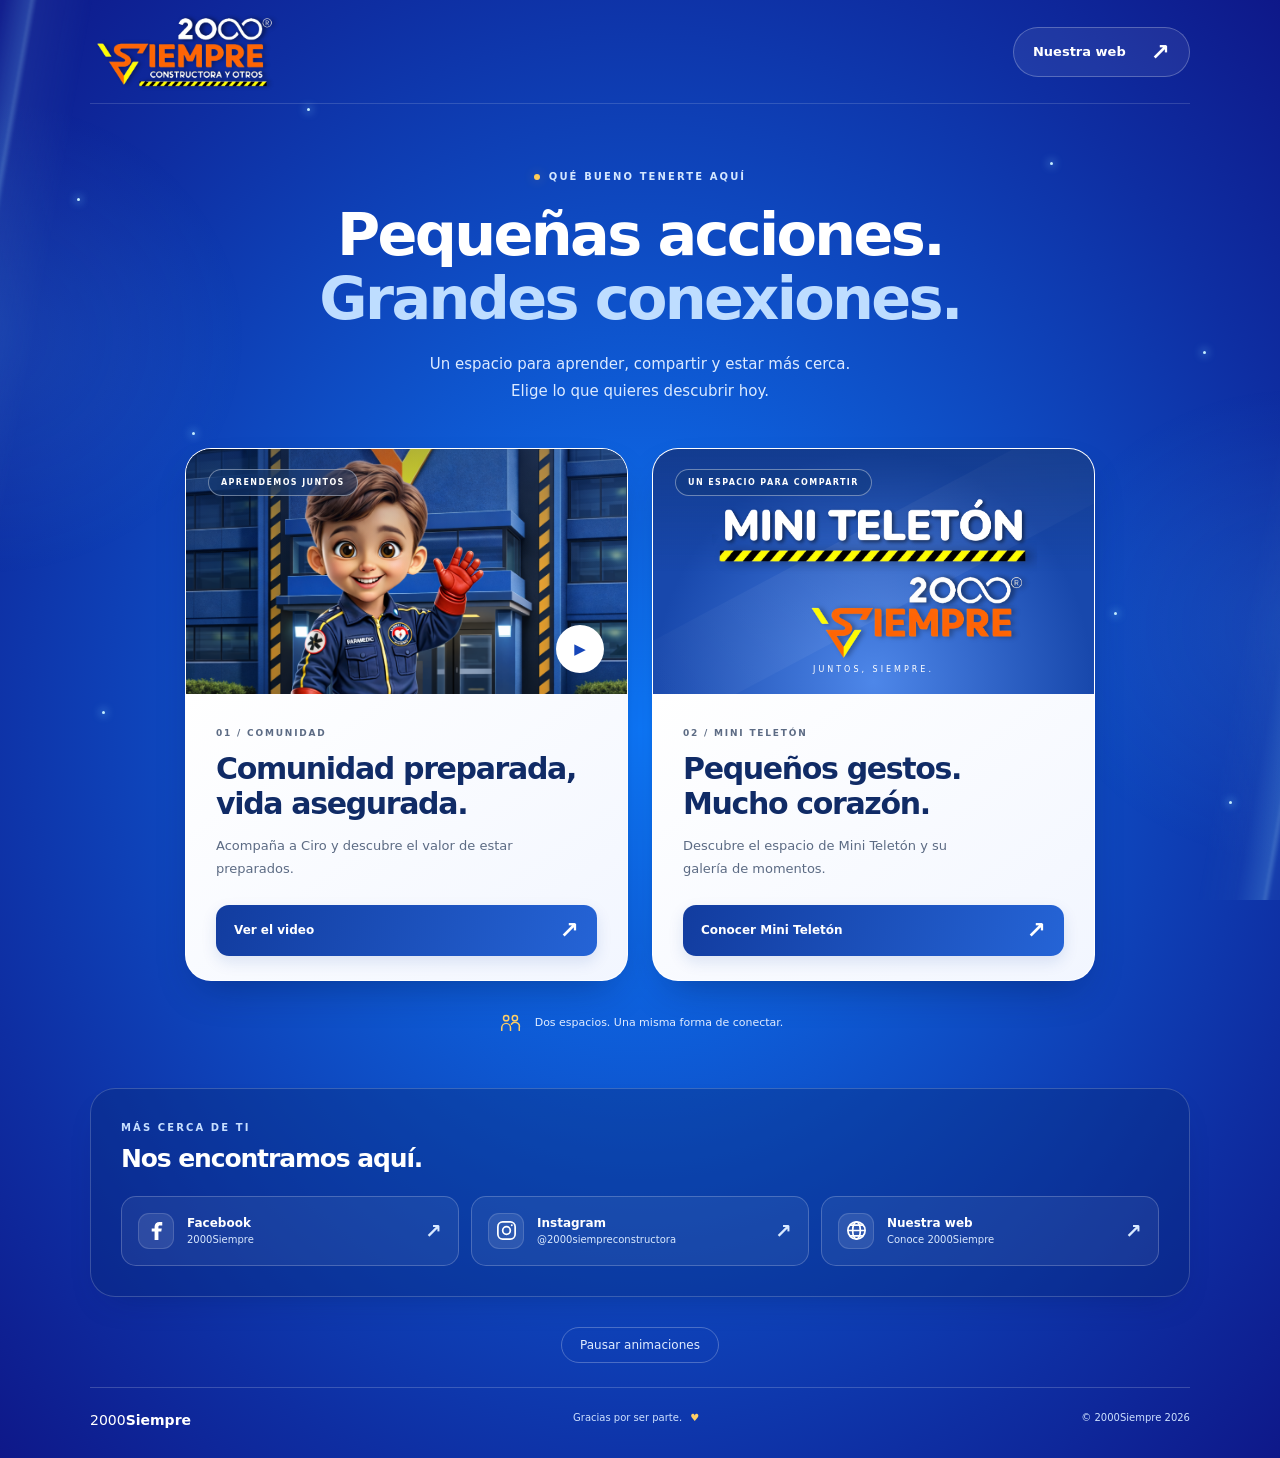
<file: index.html>
<!doctype html>
<html lang="es">
<head>
  <meta charset="utf-8">
  <meta name="viewport" content="width=device-width, initial-scale=1">
  <meta name="theme-color" content="#123a99">
  <meta name="description" content="Conoce los espacios de 2000Siempre: Comunidad Preparada y Mini Teletón.">
  <link rel="icon" href="assets/favicon.ico" type="image/x-icon">
  <title>2000Siempre · Conectamos contigo</title>
  <link rel="stylesheet" href="styles.css?v=4">
  <link rel="stylesheet" href="effects.css?v=19">
  <link rel="stylesheet" href="workshops.css?v=14">
  <script src="workshops-data.js?v=13" defer></script>
  <script src="workshops.js?v=14" defer></script>
  <script src="gallery.js?v=20" defer></script>
  <script src="script.js?v=15" defer></script>
</head>
<body>
  <div class="background-lights" aria-hidden="true">
    <span class="light-ribbon ribbon-left"></span><span class="light-ribbon ribbon-right"></span>
    <span class="light-haze haze-left"></span><span class="light-haze haze-right"></span>
    <span class="light-point" style="--x:6%;--y:22%;--duration:7s;--delay:-2s"></span>
    <span class="light-point" style="--x:15%;--y:48%;--duration:9s;--delay:-5s"></span>
    <span class="light-point" style="--x:8%;--y:79%;--duration:8s;--delay:-3s"></span>
    <span class="light-point" style="--x:24%;--y:12%;--duration:8s;--delay:-6s"></span>
    <span class="light-point" style="--x:82%;--y:18%;--duration:7s;--delay:-4s"></span>
    <span class="light-point" style="--x:94%;--y:39%;--duration:9s;--delay:-1s"></span>
    <span class="light-point" style="--x:87%;--y:68%;--duration:8s;--delay:-6s"></span>
    <span class="light-point" style="--x:96%;--y:89%;--duration:10s;--delay:-3s"></span>
  </div>
  <a class="skip" href="#contenido">Ir al contenido</a>
  <header class="site-header">
    <a class="brand" href="#inicio" aria-label="2000Siempre, inicio"><img class="brand-official" src="assets/logo-blanco.png" alt="2000Siempre · Constructora y otros" width="190" height="100"></a>
    <a class="header-link" href="https://2000-siempre-web.vercel.app" target="_blank" rel="noopener noreferrer">Nuestra web <span aria-hidden="true">↗</span></a>
  </header>
  <main id="contenido">
    <section id="inicio" class="view home" aria-labelledby="home-title">
      <div class="intro"><p class="eyebrow"><span></span> QUÉ BUENO TENERTE AQUÍ</p><h1 id="home-title" tabindex="-1">Pequeñas acciones.<br><span>Grandes conexiones.</span></h1><p class="lead">Un espacio para aprender, compartir y estar más cerca.<br class="desktop-break"> Elige lo que quieres descubrir hoy.</p></div>
      <div class="choices">
        <a class="choice community" href="#comunidad"><div class="choice-art"><img src="assets/portadaVideo.png" alt="Ciro, el personaje de Comunidad Preparada" fetchpriority="high"><span class="tag">APRENDEMOS JUNTOS</span><span class="play" aria-hidden="true">▶</span></div><div class="choice-copy"><span class="number">01 / COMUNIDAD</span><h2>Comunidad preparada,<br>vida asegurada.</h2><p>Acompaña a Ciro y descubre el valor de estar preparados.</p><span class="card-action">Ver el video <span aria-hidden="true">↗</span></span></div></a>
        <a class="choice teleton" href="#mini-teleton"><div class="choice-art teleton-art"><span class="tag">UN ESPACIO PARA COMPARTIR</span><img class="teleton-logo" src="assets/logo-mini-teleton.png" alt="Mini Teletón · 2000Siempre" width="1024" height="768"><span class="art-caption">JUNTOS, SIEMPRE.</span></div><div class="choice-copy"><span class="number">02 / MINI TELETÓN</span><h2>Pequeños gestos.<br>Mucho corazón.</h2><p>Descubre el espacio de Mini Teletón y su galería de momentos.</p><span class="card-action">Conocer Mini Teletón <span aria-hidden="true">↗</span></span></div></a>
      </div>
      <p class="home-note"><span class="community-icon" aria-hidden="true"><svg viewBox="0 0 24 24" fill="none" stroke="currentColor" stroke-width="1.7" stroke-linecap="round" stroke-linejoin="round" aria-hidden="true"><circle cx="7" cy="7" r="3"/><circle cx="17" cy="7" r="3"/><path d="M2 21v-3a5 5 0 0 1 10 0v3m1-7a5 5 0 0 1 9 4v3"/></svg></span> Dos espacios. Una misma forma de conectar.</p>
    </section>
    <section id="comunidad" class="view detail" aria-labelledby="video-title" hidden>
      <a class="back" href="#inicio">← Volver al inicio</a>
      <div class="section-heading"><p class="eyebrow">01 / COMUNIDAD</p><h1 id="video-title" tabindex="-1">Comunidad preparada,<br><span>vida asegurada.</span></h1><p class="lead">Aprendamos juntos con Ciro.</p></div>
      <div class="video-layout"><div class="video-shell"><video controls playsinline preload="none" poster="assets/portadaVideo.png" aria-label="Video Comunidad Preparada, Vida Asegurada"><source src="assets/VideoQR.mp4" type="video/mp4">Tu navegador no soporta video. <a href="assets/VideoQR.mp4">Abrir el video</a>.</video></div><div class="video-copy"><span class="round-icon" aria-hidden="true">▶</span><p class="eyebrow">UN MENSAJE DE CIRO</p><h2>La preparación<br>hace la diferencia.</h2><p>¿Sabes qué hacer en una emergencia? 🚨 En este video, Ciro nos recuerda que ante un paro cardíaco o una hemorragia severa, actuar rápido puede salvar una vida. Aprende los pasos básicos: llama al 911, inicia RCP y controla el sangrado. Las emergencias no avisan, por eso la preparación es clave. Comunidad preparada, vida asegurada. 💙</p><a class="text-link" href="#mini-teleton">También puedes conocer Mini Teletón ↗</a></div></div>
      <section class="workshops" aria-labelledby="workshops-title">
        <div class="workshops-heading"><div><p class="eyebrow">APRENDER PARA CUIDARNOS</p><h2 id="workshops-title">Capacitaciones anteriores</h2><p>Un recorrido por los talleres que hemos compartido con comunidades e instituciones.</p></div><span class="workshops-badge">5 encuentros</span></div>
        <div class="workshop-list" id="workshop-list"></div>
        <p class="workshops-note">Selecciona un encuentro para abrir su galería.</p>
      </section>
    </section>
    <section id="mini-teleton" class="view detail" aria-labelledby="teleton-title" hidden>
      <a class="back" href="#inicio">← Volver al inicio</a>
      <div class="section-heading"><p class="eyebrow">02 / UN ESPACIO PARA COMPARTIR</p><h1 id="teleton-title" tabindex="-1">Mini <span>Teletón</span></h1><p class="lead">Pequeños gestos que nos acercan.</p></div>
      <div class="gallery-section"><div class="gallery-heading"><div><p class="eyebrow">NUESTRA GALERÍA</p><h2>Momentos para compartir</h2></div></div><p id="pending-notice" class="pending">Próximamente: las fotografías de Mini Teletón.</p><div class="carousel" role="region" aria-roledescription="carrusel" aria-label="Galería Mini Teletón" tabindex="0"><div class="gallery-track" id="gallery-track"></div></div><div class="gallery-controls"><button class="circle-button" id="previous" aria-label="Página anterior">←</button><div id="gallery-dots" class="gallery-dots" aria-label="Páginas de la galería"></div><button class="circle-button" id="next" aria-label="Página siguiente">→</button></div><p class="page-status" id="page-status" aria-live="polite" aria-atomic="true"></p></div>
      <div class="section-invite"><span class="community-icon" aria-hidden="true"><svg viewBox="0 0 24 24" fill="none" stroke="currentColor" stroke-width="1.7" stroke-linecap="round" stroke-linejoin="round" aria-hidden="true"><circle cx="7" cy="7" r="3"/><circle cx="17" cy="7" r="3"/><path d="M2 21v-3a5 5 0 0 1 10 0v3m1-7a5 5 0 0 1 9 4v3"/></svg></span><h2>Sigamos conectados.</h2><p>Encuentra más de 2000Siempre en nuestras redes.</p><a class="primary-button" href="https://www.facebook.com/2000siemprecr/" target="_blank" rel="noopener noreferrer">Visitar Facebook ↗</a></div>
    </section>
    <section class="social-section" aria-labelledby="social-title"><div><p class="eyebrow">MÁS CERCA DE TI</p><h2 id="social-title">Nos encontramos aquí.</h2></div><div class="social-links"><a href="https://www.facebook.com/2000siemprecr/" target="_blank" rel="noopener noreferrer"><span class="social-icon" aria-hidden="true"><svg viewBox="0 0 24 24" fill="currentColor"><path d="M14 22v-9h3l.5-3H14V8.3c0-.9.3-1.5 1.6-1.5H18V3.2c-.4-.1-1.6-.2-2.9-.2-3 0-5.1 1.8-5.1 5V10H7v3h3v9z"/></svg></span><span>Facebook<small>2000Siempre</small></span><span aria-hidden="true">↗</span></a><a href="https://www.instagram.com/2000siempreconstructora/" target="_blank" rel="noopener noreferrer"><span class="social-icon" aria-hidden="true"><svg viewBox="0 0 24 24" fill="none" stroke="currentColor" stroke-width="1.8"><rect x="3" y="3" width="18" height="18" rx="5"/><circle cx="12" cy="12" r="4"/><circle cx="17.5" cy="6.5" r="1" fill="currentColor" stroke="none"/></svg></span><span>Instagram<small>@2000siempreconstructora</small></span><span aria-hidden="true">↗</span></a><a href="https://2000-siempre-web.vercel.app" target="_blank" rel="noopener noreferrer"><span class="social-icon" aria-hidden="true"><svg viewBox="0 0 24 24" fill="none" stroke="currentColor" stroke-width="1.8"><circle cx="12" cy="12" r="9"/><ellipse cx="12" cy="12" rx="4" ry="9"/><path d="M3 12h18M5 6.5h14M5 17.5h14"/></svg></span><span>Nuestra web<small>Conoce 2000Siempre</small></span><span aria-hidden="true">↗</span></a></div></section>
  </main>
  <div class="motion-controls"><button id="motion-toggle" type="button" aria-pressed="true">Pausar animaciones</button></div>
  <footer><a href="#inicio">2000<strong>Siempre</strong></a><span>Gracias por ser parte. <span class="footer-heart" aria-hidden="true">♥</span></span><span>© 2000Siempre <span id="year">2026</span></span></footer>
  <dialog id="lightbox" aria-label="Fotografía ampliada de Mini Teletón"><button id="close-lightbox" class="circle-button" aria-label="Cerrar imagen"><svg viewBox="0 0 24 24" aria-hidden="true" fill="none" stroke="currentColor" stroke-width="2.5" stroke-linecap="round"><path d="m6 6 12 12M18 6 6 18"/></svg></button><img id="lightbox-image" alt=""><p id="lightbox-caption"></p></dialog>
  <dialog id="workshop-dialog" aria-labelledby="workshop-dialog-title">
    <div class="workshop-modal-heading"><div><p class="eyebrow">CAPACITACIONES ANTERIORES</p><h2 id="workshop-dialog-title"></h2><p id="workshop-dialog-location"></p></div><button type="button" id="workshop-close" aria-label="Cerrar galería"><svg viewBox="0 0 24 24" fill="none" stroke="currentColor" stroke-width="2.5" stroke-linecap="round" aria-hidden="true"><path d="m6 6 12 12M18 6 6 18"/></svg></button></div>
    <div class="workshop-viewport" role="region" aria-roledescription="carrusel" aria-label="Fotografías de la capacitación" tabindex="0"><div id="workshop-track"></div></div>
    <div class="workshop-navigation"><button type="button" id="workshop-prev" class="circle-button" aria-label="Foto anterior">←</button><p id="workshop-status" aria-live="polite" aria-atomic="true"></p><button type="button" id="workshop-next" class="circle-button" aria-label="Foto siguiente">→</button></div>
  </dialog>
  <noscript><style>.view[hidden]{display:block}.choices{display:none}</style><p class="pending">Activa JavaScript para explorar el carrusel. El video y los enlaces siguen disponibles.</p></noscript>
</body>
</html>
</file>
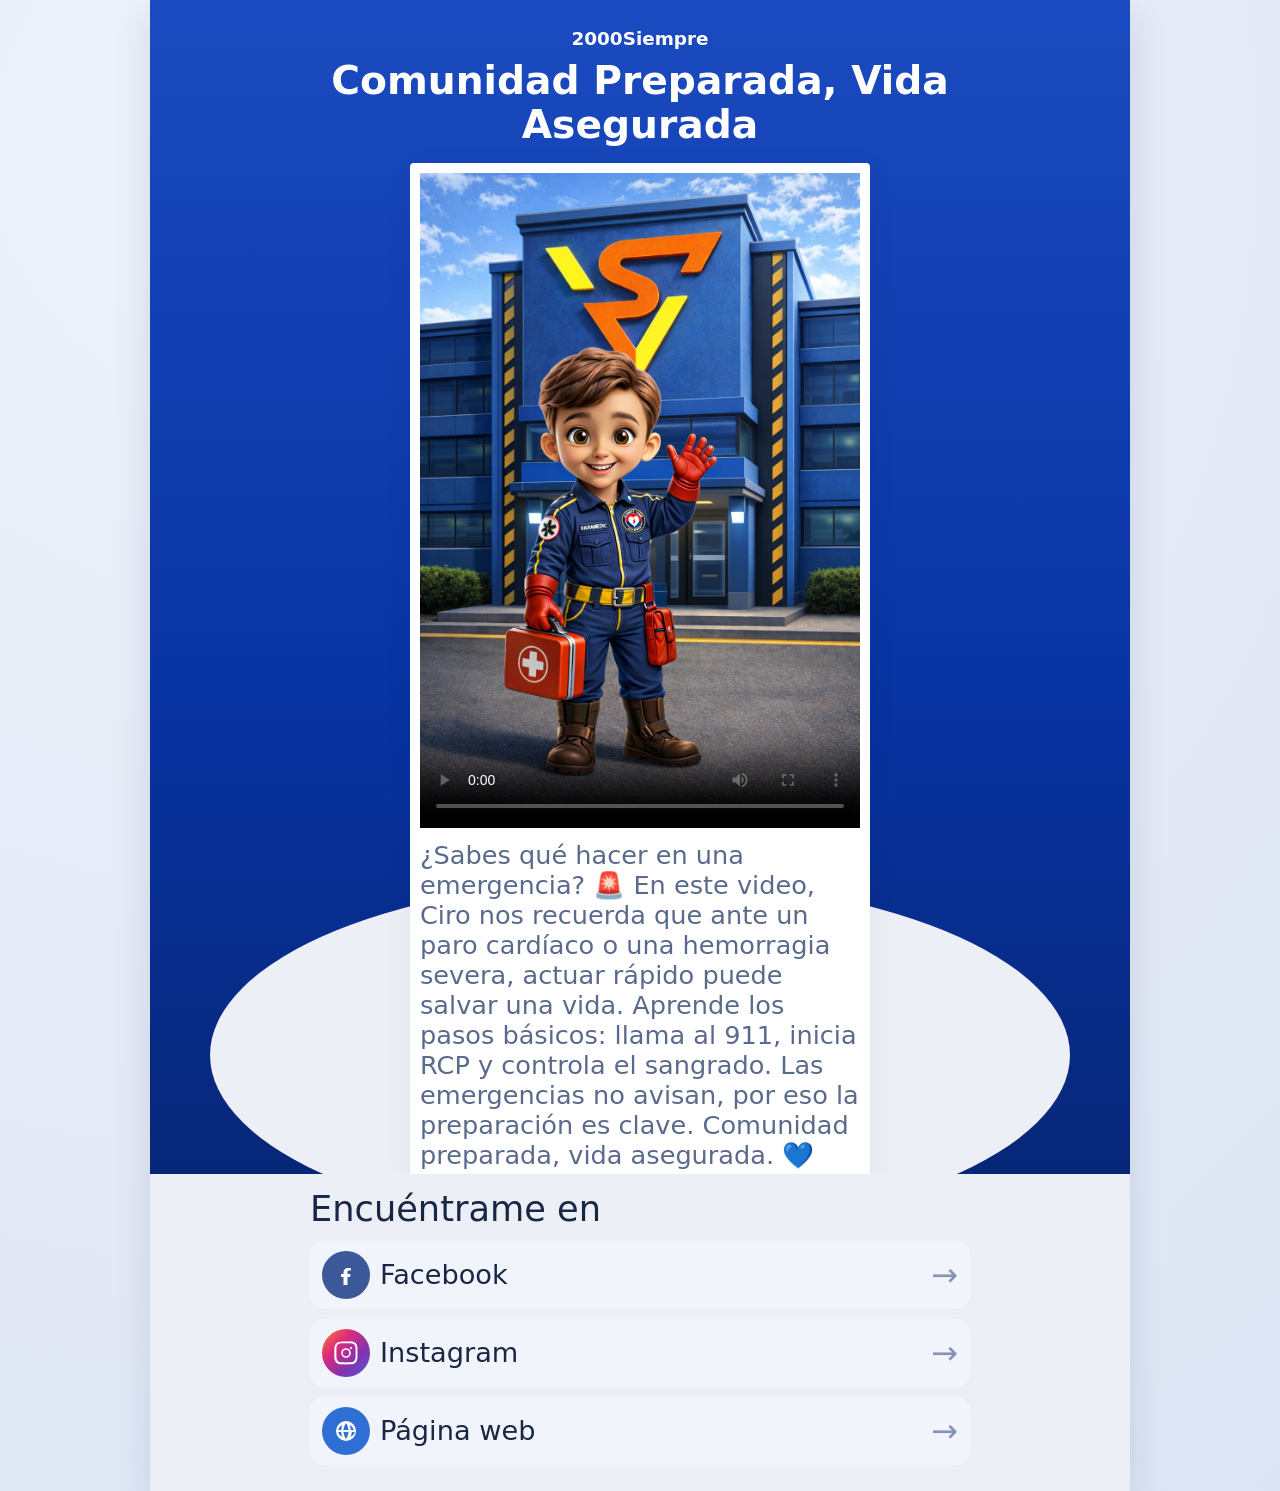
<file: referencias/2000siempre/index.html>
<!doctype html>
<html lang="es">
  <head>
    <meta charset="UTF-8" />
    <meta name="viewport" content="width=device-width, initial-scale=1.0" />
    <title>Video QR | 2000Siempre</title>
    <link rel="stylesheet" href="styles.css" />
  </head>
  <body>
    <main class="page" aria-label="Página de video QR">
      <section class="hero-frame">
        <div class="hero-inner">
          <p class="company">2000Siempre</p>
          <h1 class="video-title">Comunidad Preparada, Vida Asegurada</h1>

          <div class="video-card">
            <video class="video-player" controls playsinline preload="metadata" poster="portadaVideo.png">
              <source src="VideoQR.mp4" type="video/mp4" />
              Tu navegador no soporta video HTML5.
            </video>

            <h2 class="description-title">¿Sabes qué hacer en una emergencia? 🚨 En este video, Ciro nos recuerda que ante un paro cardíaco o una hemorragia severa, actuar rápido puede salvar una vida. Aprende los pasos básicos: llama al 911, inicia RCP y controla el sangrado. Las emergencias no avisan, por eso la preparación es clave. Comunidad preparada, vida asegurada. 💙</h2>
          </div>
        </div>
      </section>

      <section class="content">
        <div class="content-inner">
          <h3 class="social-title">Encuéntrame en</h3>
          <div class="social-list">
            <a class="social-item" href="https://www.facebook.com/2000siemprecr/" target="_blank" rel="noopener noreferrer" aria-label="Facebook">
              <span class="social-icon facebook">
                <svg viewBox="0 0 24 24" aria-hidden="true">
                  <path d="M13.5 22v-8h2.6l.4-3h-3V9.1c0-.9.3-1.5 1.6-1.5h1.7V5c-.3 0-1.4-.1-2.7-.1-2.7 0-4.6 1.7-4.6 4.8V11H7v3h2.5v8h4z" fill="currentColor"/>
                </svg>
              </span>
              <span class="social-label">Facebook</span>
              <span class="arrow">→</span>
            </a>

            <a class="social-item" href="https://www.instagram.com/2000siempreconstructora/" target="_blank" rel="noopener noreferrer" aria-label="Instagram">
              <span class="social-icon instagram">
                <svg viewBox="0 0 24 24" aria-hidden="true">
                  <path d="M12 7.2A4.8 4.8 0 1 0 12 16.8 4.8 4.8 0 0 0 12 7.2Zm0 8A3.2 3.2 0 1 1 12 8.8a3.2 3.2 0 0 1 0 6.4Zm6.1-8.2a1.1 1.1 0 1 1-2.2 0 1.1 1.1 0 0 1 2.2 0Z" fill="currentColor"/>
                  <path d="M12 2.2c3.2 0 3.6 0 4.8.1 1 .1 1.6.2 2 .4.5.2.9.4 1.4.9.4.4.7.8.9 1.4.2.4.3 1 .4 2 .1 1.2.1 1.6.1 4.8s0 3.6-.1 4.8c-.1 1-.2 1.6-.4 2-.2.5-.4.9-.9 1.4-.4.4-.8.7-1.4.9-.4.2-1 .3-2 .4-1.2.1-1.6.1-4.8.1s-3.6 0-4.8-.1c-1-.1-1.6-.2-2-.4a3.8 3.8 0 0 1-1.4-.9 3.8 3.8 0 0 1-.9-1.4c-.2-.4-.3-1-.4-2-.1-1.2-.1-1.6-.1-4.8s0-3.6.1-4.8c.1-1 .2-1.6.4-2 .2-.5.4-.9.9-1.4.4-.4.8-.7 1.4-.9.4-.2 1-.3 2-.4C8.4 2.2 8.8 2.2 12 2.2Zm0-1.6c-3.2 0-3.7 0-5 .1-1.3.1-2.1.3-2.8.6a5.4 5.4 0 0 0-1.9 1.2A5.4 5.4 0 0 0 1 4.4c-.3.7-.5 1.5-.6 2.8C.3 8.5.3 9 .3 12s0 3.5.1 4.8c.1 1.3.3 2.1.6 2.8.3.7.7 1.3 1.2 1.9.6.6 1.2.9 1.9 1.2.7.3 1.5.5 2.8.6 1.3.1 1.8.1 5 .1s3.7 0 5-.1c1.3-.1 2.1-.3 2.8-.6a5.4 5.4 0 0 0 1.9-1.2c.6-.6.9-1.2 1.2-1.9.3-.7.5-1.5.6-2.8.1-1.3.1-1.8.1-5s0-3.7-.1-5c-.1-1.3-.3-2.1-.6-2.8a5.4 5.4 0 0 0-1.2-1.9 5.4 5.4 0 0 0-1.9-1.2c-.7-.3-1.5-.5-2.8-.6C15.7.6 15.2.6 12 .6Z" fill="currentColor"/>
                </svg>
              </span>
              <span class="social-label">Instagram</span>
              <span class="arrow">→</span>
            </a>

            <a class="social-item" href="https://2000-siempre-web.vercel.app" target="_blank" rel="noopener noreferrer" aria-label="Página web">
              <span class="social-icon website">
                <svg viewBox="0 0 24 24" aria-hidden="true">
                  <path d="M12 2a10 10 0 1 0 10 10A10 10 0 0 0 12 2Zm7.9 9h-3.1a15.8 15.8 0 0 0-1.2-5A8 8 0 0 1 19.9 11ZM12 4.2c1 1.2 2 3.3 2.6 6.8H9.4C10 7.5 11 5.4 12 4.2ZM8.4 6a15.8 15.8 0 0 0-1.2 5H4.1A8 8 0 0 1 8.4 6ZM4.1 13h3.1a15.8 15.8 0 0 0 1.2 5A8 8 0 0 1 4.1 13Zm5.3 0h5.2c-.6 3.5-1.6 5.6-2.6 6.8-1-1.2-2-3.3-2.6-6.8Zm7.2 5a15.8 15.8 0 0 0 1.2-5h3.1a8 8 0 0 1-4.3 5Z" fill="currentColor"/>
                </svg>
              </span>
              <span class="social-label">Página web</span>
              <span class="arrow">→</span>
            </a>
          </div>
        </div>
      </section>
    </main>

    <script src="script.js"></script>
  </body>
</html>
</file>
<file: styles.css>
:root{--blue:#1646b9;--navy:#102b66;--muted:#5c6b84;--cream:#f8f8f3;--line:#dce2ec;--yellow:#ffdd63;--orange:#f6a53f;font-family:'Segoe UI',system-ui,sans-serif;color:var(--navy);background:var(--cream);font-synthesis:none}
*{box-sizing:border-box}body{margin:0}a{color:inherit;text-decoration:none}button{font:inherit;cursor:pointer}button,a{-webkit-tap-highlight-color:transparent}button:focus-visible,a:focus-visible,.carousel:focus-visible{outline:3px solid #d17800;outline-offset:5px}h1:focus{outline:none}[hidden]{display:none!important}h1,h2,p{margin:0}h1,h2{letter-spacing:-.045em}button{color:inherit}button:disabled{cursor:default}main,.site-header,footer{width:min(1100px,calc(100% - 80px));margin-inline:auto}.site-header{height:104px;display:flex;align-items:center;justify-content:space-between;border-bottom:1px solid var(--line)}.brand{display:flex;gap:12px;align-items:center;font-size:25px;letter-spacing:-1px;font-weight:800}.brand-light{font-weight:400}.brand small{display:block;font-size:8px;letter-spacing:2px;margin-top:4px;font-weight:600}.brand-symbol{display:flex;align-items:center;color:var(--blue);font-size:48px;font-weight:900;font-style:italic;letter-spacing:-13px;padding-right:10px}.brand-symbol>span{font-size:35px;color:#e39522}.header-link{font-size:13px;font-weight:600;display:flex;align-items:center;gap:25px}.header-link span{font-size:23px}.intro{text-align:center;padding:62px 0 40px}.eyebrow{font-size:10px;font-weight:750;letter-spacing:2.1px;line-height:1.8}.intro .eyebrow{display:flex;align-items:center;justify-content:center;gap:9px}.eyebrow>span{width:6px;height:6px;background:var(--orange);border-radius:50%}h1{font-size:clamp(36px,4.6vw,59px);line-height:1.08;font-weight:750;margin-top:17px}h1>span{color:var(--blue)}.lead{font-size:15px;line-height:1.8;color:var(--muted);margin-top:21px}.choices{display:grid;grid-template-columns:1fr 1fr;gap:24px;max-width:910px;margin:auto}.choice{border-radius:23px;overflow:hidden;background:#fff;border:1px solid var(--line);transition:transform .25s,box-shadow .25s}.choice:hover{transform:translateY(-5px);box-shadow:0 16px 35px #112b6614}.choice-art{height:245px;position:relative;overflow:hidden;background:#153c87}.community .choice-art img{width:100%;height:100%;object-fit:cover;object-position:50% 40%;transition:transform .6s}.community:hover img{transform:scale(1.035)}.choice-art:after{content:'';position:absolute;inset:0;background:linear-gradient(180deg,#09225250,transparent 50%);pointer-events:none}.tag{position:absolute;z-index:1;top:20px;left:22px;border:1px solid #ffffff60;background:#10377366;backdrop-filter:blur(12px);padding:8px 12px;border-radius:30px;font-size:8px;letter-spacing:1.4px;font-weight:700;color:white}.play{position:absolute;bottom:21px;right:23px;display:grid;place-items:center;width:48px;height:48px;border-radius:50%;background:white;color:var(--blue);font-size:15px;box-shadow:0 4px 25px #102b6626}.choice-copy{padding:27px 30px 24px}.number{font-size:9px;letter-spacing:1.8px;font-weight:700;color:var(--muted)}.choice h2{font-size:30px;line-height:1.15;margin-top:12px}.choice p{font-size:13px;line-height:1.75;color:var(--muted);margin-top:14px;max-width:310px}.card-action{display:flex;justify-content:space-between;align-items:center;border-top:1px solid var(--line);margin-top:24px;padding-top:17px;font-size:12px;font-weight:700;color:var(--blue)}.card-action>span{font-size:23px;line-height:1}.teleton-art{background:radial-gradient(ellipse at 50% 100%,#3469d9,#1646b9 65%,#11378e);display:flex;justify-content:center;align-items:center}.heart{font-family:Arial,sans-serif;color:var(--yellow);font-size:139px;line-height:1;transform:rotate(-10deg);filter:drop-shadow(0 12px 0 #e6a543);animation:float 5s ease-in-out infinite;z-index:1}.orbit{position:absolute;border:1px solid #ffffff25;width:310px;height:310px;border-radius:50%}.orbit-two{width:230px;height:230px}.spark{position:absolute;color:var(--yellow);font-size:33px}.spark-one{left:20%;top:37%;animation:float 7s ease-in-out infinite}.spark-two{right:20%;bottom:22%;font-size:21px;animation:float 6s ease-in-out infinite reverse}.art-caption{position:absolute;bottom:20px;letter-spacing:3px;font-size:8px;color:white}.home-note{display:flex;gap:11px;justify-content:center;align-items:center;font-size:11px;color:var(--muted);padding:28px 0 52px}.home-note span{color:#bb7615;font-size:18px}.social-section{border-top:1px solid var(--line);padding:36px 0 43px}.social-section h2{font-size:25px;margin-top:7px}.social-links{display:grid;grid-template-columns:repeat(3,1fr);gap:13px;margin-top:23px}.social-links a{display:flex;align-items:center;gap:13px;border:1px solid var(--line);border-radius:14px;background:#fff;padding:16px;transition:background .2s,transform .2s;font-size:12px;font-weight:650}.social-links a:hover{background:#eef3ff;transform:translateY(-3px)}.social-links a>span:last-child{margin-left:auto;font-size:20px;color:var(--blue)}.social-links small{display:block;font-weight:400;color:var(--muted);font-size:10px;margin-top:4px;overflow-wrap:anywhere}.social-icon{width:36px;height:36px;flex-shrink:0;display:grid;place-items:center;background:#ecf1fc;color:var(--blue);border-radius:11px;font-size:23px;font-weight:700}footer{padding:24px 0 30px;border-top:1px solid var(--line);display:flex;justify-content:space-between;gap:15px;color:var(--muted);font-size:10px}footer>a{font-size:14px;color:var(--navy)}.footer-heart{color:var(--blue);margin-left:5px}.view{animation:appear .5s ease both}.back{display:inline-block;font-size:12px;font-weight:600;margin-top:30px;padding:9px 0;color:var(--muted)}.section-heading{text-align:center;padding:25px 0 38px}.detail h1{font-size:clamp(34px,4.2vw,53px)}.video-layout{display:grid;grid-template-columns:350px 1fr;gap:65px;align-items:center;max-width:860px;margin:0 auto 60px}.video-shell{border-radius:23px;overflow:hidden;background:#102b66;box-shadow:0 18px 48px #112b6620;border:6px solid white}.video-shell video{display:block;width:100%;max-height:660px;object-fit:contain;aspect-ratio:2/3}.video-copy h2{font-size:36px;line-height:1.15;margin:12px 0 20px}.video-copy>p:not(.eyebrow){color:var(--muted);font-size:15px;line-height:1.9}.round-icon{display:grid;place-items:center;width:55px;height:55px;border-radius:18px;background:#e7edfc;color:var(--blue);margin-bottom:24px}.text-link{display:inline-block;font-size:12px;font-weight:650;color:var(--blue);margin-top:25px;line-height:1.7}.mini-heart{font-size:40px;color:var(--blue);animation:float 5s ease-in-out infinite;margin-bottom:12px}.gallery-section{max-width:760px;margin:auto}.gallery-heading{display:flex;align-items:end;justify-content:space-between;gap:20px}.gallery-heading h2{font-size:28px;margin-top:6px}.gallery-hint{font-size:10px;color:var(--muted)}.pending{padding:12px 16px;background:#eaf0ff;color:#36548b;border-radius:10px;font-size:12px;line-height:1.6;margin:20px 0}.carousel{overflow:hidden;border-radius:20px;touch-action:pan-y}.gallery-track{display:flex;transition:transform .45s cubic-bezier(.22,.7,.25,1)}.gallery-page{flex:0 0 100%;min-width:0;display:grid;grid-template-columns:1fr 1fr;gap:16px;padding:4px}.photo,.photo-placeholder{aspect-ratio:1;border-radius:19px;overflow:hidden;position:relative;border:3px solid #fff;box-shadow:0 4px 15px #102b6609}.photo{padding:0;background:#e8edf8}.photo img{height:100%;width:100%;object-fit:cover;display:block;transition:transform .3s}.photo:hover img{transform:scale(1.04)}.photo-placeholder{display:flex;flex-direction:column;align-items:center;justify-content:center;gap:25px;background:#e6edfc;color:var(--blue)}.photo-placeholder>span:first-child{font-size:65px;font-weight:650;line-height:1}.photo-placeholder>span:last-child{font-size:10px;letter-spacing:.6px}.variant-1{background:#173c96;color:#ffdf70}.variant-2{background:#f7e7c7;color:#906119}.variant-3{background:#d8e6ef;color:#255670}.zoom{position:absolute;bottom:12px;right:12px;border-radius:50%;background:var(--blue);color:white;width:35px;height:35px;display:grid;place-items:center}.gallery-controls{display:flex;justify-content:center;align-items:center;gap:23px;margin-top:24px}.circle-button{display:grid;place-items:center;width:44px;height:44px;border-radius:50%;border:1px solid var(--line);background:white;font-size:20px}.circle-button:hover{background:#eaf0ff}.gallery-dots{display:flex;align-items:center;gap:4px}.gallery-dots button{border:0;width:32px;height:44px;background:transparent;position:relative}.gallery-dots button:after{content:'';width:8px;height:8px;border-radius:20px;background:#b7c5e2;position:absolute;left:50%;top:50%;transform:translate(-50%,-50%);transition:width .2s}.gallery-dots button[aria-current=true]:after{background:var(--blue);width:25px}.page-status{text-align:center;font-size:10px;color:var(--muted);margin-top:10px}.section-invite{text-align:center;padding:48px 0 50px}.section-invite>span{color:#bd7819;font-size:25px}.section-invite h2{font-size:31px;margin:10px 0}.section-invite p{font-size:13px;color:var(--muted)}.primary-button{display:inline-block;margin-top:23px;padding:15px 26px;border-radius:40px;color:#fff;background:var(--blue);font-size:12px;font-weight:650;box-shadow:0 7px 20px #1646b920;transition:transform .2s}.primary-button:hover{transform:translateY(-3px)}dialog{padding:16px;border:0;border-radius:20px;width:min(660px,calc(100% - 32px));max-height:90dvh;background:white;box-shadow:0 20px 100px #08193860}dialog::backdrop{background:#0b205bcc;backdrop-filter:blur(8px)}dialog img{display:block;max-height:72dvh;max-width:100%;margin:auto;object-fit:contain;border-radius:10px}dialog .circle-button{margin:0 0 12px auto}dialog p{font-size:13px;text-align:center;margin:14px 0 2px;line-height:1.5}.modal-open{overflow:hidden}.skip{position:fixed;top:10px;left:10px;transform:translateY(-150%);z-index:10;background:white;padding:12px}.skip:focus{transform:none}@keyframes float{0%,100%{translate:0 0}50%{translate:0 -9px}}@keyframes appear{from{opacity:0;transform:translateY(12px)}to{opacity:1;transform:translateY(0)}}
@media(min-width:1500px){.intro{padding-top:75px}.choice-art{height:270px}}
@media(max-width:760px){main,.site-header,footer{width:calc(100% - 40px)}.site-header{height:86px}.brand{font-size:22px}.brand-symbol{font-size:40px}.brand small{font-size:7px;letter-spacing:1.5px}.header-link{font-size:11px;gap:10px}.intro{padding:43px 0 30px}h1{font-size:39px}.lead{font-size:14px}.choices{gap:17px}.choice-art{height:200px}.choice-copy{padding:22px}.choice h2{font-size:25px}.tag{font-size:7px;left:14px;padding:7px 9px}.social-links{grid-template-columns:1fr}.social-links a{padding:14px 16px}.social-links small{font-size:11px}.video-layout{grid-template-columns:minmax(0,340px);justify-content:center;gap:30px;margin-bottom:40px}.video-copy h2{font-size:30px}.gallery-heading h2{font-size:25px}.gallery-hint{display:none}footer{flex-wrap:wrap}footer>span:last-child{width:100%}.heart{font-size:115px}.spark-one{left:12%}.spark-two{right:12%}}
@media(max-width:540px){.choices{grid-template-columns:1fr;max-width:400px}.choice{border-radius:21px}.choice-art{height:220px}.community .choice-art img{object-position:50% 39%}.choice-copy{padding:25px}.choice h2{font-size:30px}.choice p{font-size:14px}.card-action{font-size:13px}.intro h1{font-size:36px}.intro .eyebrow{font-size:8px;letter-spacing:1.6px}.lead{max-width:320px;margin-inline:auto}.desktop-break{display:none}.home-note{font-size:10px;padding-bottom:33px}.social-section{padding-top:27px}.social-section h2{font-size:26px}.section-heading{padding:20px 0 28px}.detail h1{font-size:34px}.gallery-page{gap:10px}.photo-placeholder>span:first-child{font-size:45px}.photo-placeholder>span:last-child{font-size:8px;letter-spacing:0}.photo-placeholder{gap:18px;border-radius:15px}.gallery-heading h2{font-size:24px}.section-invite p{line-height:1.7}.brand small{letter-spacing:1px}.header-link{gap:7px}.back{margin-top:20px}}
</file>
<file: effects.css>
/* Fondo inspirado en Fondo.png, construido con CSS sin descargar una imagen. */
:root { --cream:#103ba9; --line:#d5e1f4; }
html { min-height:100%; background:#0e1889; }
body { min-height:100vh; background:radial-gradient(ellipse at 50% 50%,#0d7bff 0%,#0e51c9 42%,#0e2ea2 76%,#0e1889 100%); background-repeat:no-repeat; background-size:100% 100%; }
.site-header { border-bottom:1px solid #ffffff26; }
.brand { background:transparent; padding:0; box-shadow:none; }
.brand-official { width:176px; height:78px; object-fit:contain; display:block; }
.header-link { color:white; background:#ffffff12; border:1px solid #ffffff40; padding:11px 19px; border-radius:30px; transition:background .2s; }
.header-link:hover { background:#ffffff25; }
.intro { padding:64px 0 43px; }
.intro h1,.section-heading h1 { color:#fff; text-shadow:none; font-weight:800; }
.intro h1>span,.section-heading h1>span { color:#beddff; }
.intro .eyebrow,.section-heading .eyebrow { color:#d4e7ff; }
.intro .eyebrow>span { background:#ffcc58; box-shadow:0 0 12px #ffcc5850; }
.intro .lead,.section-heading .lead { color:#dceaff; }
.choice { border:1px solid #ffffffb3; border-radius:26px; background:#fff; box-shadow:0 18px 40px -16px #02144670; transition:transform .3s,box-shadow .3s; }
.choice-copy { background:linear-gradient(145deg,#fff,#f2f6ff); }
.choice:hover,.choice:focus-visible { transform:translateY(-6px); box-shadow:0 26px 44px -12px #02144680; }
.choice-art { background:#153c87; }
.community .choice-art img { transition:transform .65s cubic-bezier(.2,.7,.3,1); }
.community:hover img { transform:scale(1.045); }
.card-action { border:0; background:linear-gradient(110deg,#123c9f,#2564d6); color:white; padding:14px 18px; border-radius:13px; box-shadow:0 6px 15px #123c9f20; }
.card-action>span,.header-link>span,.social-links a>span:last-child { transition:transform .25s; }
.choice:hover .card-action>span,.header-link:hover>span,.social-links a:hover>span:last-child { transform:translate(3px,-3px); }
.card-action,.primary-button,.social-links a,.header-link { position:relative; overflow:hidden; isolation:isolate; }
.card-action::before,.primary-button::before,.social-links a::before,.header-link::before { content:''; pointer-events:none; position:absolute; inset:-50% auto -50% -65%; width:45%; background:linear-gradient(90deg,transparent,#ffffff65,transparent); transform:skewX(-22deg); animation:button-shine 4.8s ease-in-out infinite; z-index:1; }
.teleton .card-action::before { animation-delay:1.2s; }.social-links a:nth-child(2)::before { animation-delay:1s; }.social-links a:nth-child(3)::before { animation-delay:2s; }
@keyframes button-shine { 0%,22% { left:-65%; } 58%,100% { left:145%; } }
.teleton-art { background:radial-gradient(ellipse at 50% 95%,#4e87e9,#1848ac 70%); }
.teleton-art::before { content:''; position:absolute; width:150%; height:35%; background:linear-gradient(90deg,transparent,#ffffff12,transparent); transform:rotate(-28deg); }
.heart { animation:none; transform:rotate(-8deg); transition:transform .4s; }
.teleton:hover .heart { transform:rotate(0deg) scale(1.06); }
.play { transition:transform .3s; }.community:hover .play { transform:scale(1.1); }
.home-note { color:#e0ecff; }.home-note>span { color:#ffcf65; }
.social-section { padding:30px; margin-bottom:30px; background:#08277455; border:1px solid #ffffff30; border-radius:25px; box-shadow:0 15px 35px -20px #01185060; }
.social-section h2 { color:white; }.social-section .eyebrow { color:#c7dfff; }
.social-links { gap:12px; }
.social-links a { background:#ffffff0f; border:1px solid #ffffff35; border-radius:15px; color:white; box-shadow:none; transition:background .25s,transform .25s,border-color .25s; }
.social-links a:hover { background:#ffffff22; border-color:#ffffff70; transform:translateY(-3px); }
.social-links small,.social-links a>span:last-child { color:#d9e9ff; }
.social-icon { color:#fff; background:#ffffff18; border:1px solid #ffffff25; }
.social-icon svg { width:23px; height:23px; display:block; }
.back { color:#fff; background:#ffffff12; border:1px solid #ffffff40; border-radius:25px; padding:10px 17px; transition:background .2s; }.back:hover { background:#ffffff25; }
.section-heading { padding:28px 0 40px; }
.video-shell { border-radius:25px; box-shadow:0 22px 45px -15px #03185080; }
.video-copy { padding:28px; background:#fff; border-radius:25px; box-shadow:0 18px 40px -20px #03185060; }
.gallery-section { padding:28px; background:#f7faff; border:1px solid white; border-radius:27px; box-shadow:0 18px 45px -18px #03185065; }
.photo,.photo-placeholder { border:3px solid white; box-shadow:0 6px 18px -10px #133b9240; }
.photo-placeholder { background:linear-gradient(140deg,#eef4ff,#c9dcff); }
.variant-1 { background:linear-gradient(140deg,#416dcc,#173c96); }.variant-2 { background:linear-gradient(140deg,#fff4d4,#f3d386); }.variant-3 { background:linear-gradient(140deg,#edf7ff,#c4e0ef); }
.circle-button { border:1px solid #d5e1f4; box-shadow:0 5px 15px #153a8612; transition:background .2s,transform .2s; }.circle-button:hover { transform:scale(1.06); }
.section-invite h2 { color:#fff; }.section-invite p { color:#dceaff; }.section-invite>span { color:#ffcf65; }
.primary-button { background:#fff; color:#17449e; padding:16px 29px; box-shadow:0 9px 24px #04185030; }.primary-button:hover { box-shadow:0 13px 28px #04185055; }
footer { border-color:#ffffff30; color:#cee1ff; }footer>a { color:white; }.footer-heart { color:#ffcf65; }
.motion-controls { text-align:center; padding:0 20px 24px; }
#motion-toggle { border:1px solid #ffffff40; background:transparent; color:#e1edff; border-radius:24px; padding:10px 18px; font-size:12px; }#motion-toggle:hover { background:#ffffff15; }
/* Entrada breve y escalonada, sin objetos flotantes. */
.view { animation:section-enter .5s ease both; }
.choice { animation:card-enter .65s cubic-bezier(.2,.7,.25,1) backwards; }
.choice:nth-child(2) { animation-delay:.12s; }
@keyframes section-enter { from { opacity:0; } to { opacity:1; } }
@keyframes card-enter { from { opacity:0; transform:translateY(18px) scale(.985); } to { opacity:1; transform:translateY(0) scale(1); } }
@keyframes light-pass { 0%,65% { background-position:150% 0; } 90%,100% { background-position:-100% 0; } }
html[data-motion="paused"] *,html[data-motion="paused"] *::before,html[data-motion="paused"] *::after { animation-play-state:paused!important; transition:none!important; }
@media(max-width:760px) { .brand-official { width:145px; height:65px; }.brand { padding:0 8px; border-radius:11px; }.header-link { padding:9px 13px; }.intro { padding:45px 0 32px; }.social-section { padding:24px 20px; }.gallery-section { padding:23px 16px; }.video-copy { padding:24px; } }
@media(max-width:380px) { .brand-official { width:130px; }.header-link { font-size:10px; }.intro h1 { font-size:32px; }.gallery-section { padding:20px 10px; }.gallery-heading h2 { font-size:22px; } }

/* Luces atmosféricas: se integran al azul y dejan libre el contenido. */
body { isolation:isolate; }
.background-lights { position:fixed; inset:0; z-index:-1; pointer-events:none; overflow:hidden; }
.light-haze { position:absolute; width:42vw; height:55vh; border-radius:50%; background:radial-gradient(ellipse,#53b8ff24,transparent 68%); animation:haze-sweep 12s ease-in-out infinite alternate; }
.haze-left { left:-22%; top:10%; }.haze-right { right:-22%; bottom:3%; animation-delay:-6s; }
.light-ribbon { position:absolute; width:32vw; min-width:150px; height:100vh; background:linear-gradient(100deg,transparent 38%,#80d3ff0a 45%,#80d3ff38 49.7%,#a0e3ff50 50%,#80d3ff12 51%,transparent 61%); border-radius:50%; filter:blur(1px); animation:ribbon-sweep 11s ease-in-out infinite alternate; }
.ribbon-left { left:-17%; top:-22%; --angle:24deg; }.ribbon-right { right:-18%; top:24%; --angle:-24deg; animation-delay:-5s; }
.light-point { position:absolute; left:var(--x); top:var(--y); width:3px; height:3px; border-radius:50%; background:#c4edff; box-shadow:0 0 9px 2px #82cfff70; animation:point-drift var(--duration) ease-in-out var(--delay) infinite; }
@keyframes haze-sweep { from { transform:translateY(-25px); opacity:.5; } to { transform:translate(35px,65px); opacity:1; } }
@keyframes ribbon-sweep { from { transform:translateY(-30px) rotate(var(--angle)); opacity:.35; } to { transform:translate(30px,55px) rotate(calc(var(--angle) + 8deg)); opacity:.8; } }
@keyframes point-drift { 0%,100% { transform:translateY(18px); opacity:.2; } 50% { transform:translate(7px,-32px); opacity:.85; } }
@media(max-width:760px) { .ribbon-left { left:-110px; }.ribbon-right { right:-115px; }.light-haze { width:65vw; }.light-point { width:2px; height:2px; }.brand { padding:0; } }

/* Logos oficiales: compensación del margen transparente sin alterar las imágenes. */
.brand-official { width:190px; height:82px; object-fit:cover; object-position:50% 56%; }
.brand-official.brand-mini { width:160px; height:82px; object-position:50% 59%; }
.teleton-logo { width:88%; max-width:350px; height:100%; object-fit:contain; position:relative; z-index:1; transition:transform .4s; }
.teleton:hover .teleton-logo { transform:scale(1.035); }
@media(max-width:760px) { .brand-official { width:145px; height:65px; }.brand-official.brand-mini { width:130px; height:67px; } }

/* Una imagen completa ocupa todo el ancho de cada diapositiva. */
.gallery-page { grid-template-columns:minmax(0,1fr); gap:0; }
.gallery-page .photo { width:100%; aspect-ratio:4 / 5; background:#edf2fc; }
.gallery-page .photo img { width:100%; height:100%; object-fit:contain; }
.gallery-page .photo:hover img { transform:none; }
.gallery-dots { flex-wrap:wrap; justify-content:center; }

.gallery-page .photo-placeholder { width:100%; aspect-ratio:4 / 5; }
.zoom { width:42px; height:42px; right:12px; bottom:12px; border:2px solid #fff; background:#174bbde8; box-shadow:0 4px 14px #08255b55; }
.zoom svg { width:23px; height:23px; }
#lightbox { width:fit-content; max-width:calc(100vw - 48px); max-height:none; padding:0; overflow:visible; border:0; background:transparent; box-shadow:none; }
#lightbox::backdrop { background:#092b655e; backdrop-filter:blur(12px); -webkit-backdrop-filter:blur(12px); }
#lightbox[open] { animation:photo-pop .28s cubic-bezier(.2,.8,.3,1) both; }
#lightbox-image { display:block; width:auto; height:auto; max-width:calc(100vw - 48px); max-height:82dvh; margin:0; border:4px solid white; border-radius:22px; object-fit:contain; box-shadow:0 24px 70px #051b6055; }
#lightbox #close-lightbox { position:absolute; top:-17px; right:-17px; z-index:2; width:46px; height:46px; margin:0; background:#1545b2; color:white; border:3px solid white; box-shadow:0 6px 20px #03164360; }
#close-lightbox svg { width:22px; height:22px; }
#lightbox #close-lightbox:hover { background:#0d3288; }
#lightbox-caption { position:absolute; width:1px; height:1px; padding:0; margin:-1px; overflow:hidden; clip-path:inset(50%); white-space:nowrap; }
@keyframes photo-pop { from { opacity:0; transform:scale(.94); } to { opacity:1; transform:scale(1); } }

/* Barras de desplazamiento para la página y cualquier contenedor con scroll. */
:root { --scroll-track:#102d86; --scroll-thumb:#78b5ff; --scroll-hover:#b3d9ff; }
* { scrollbar-width:thin; scrollbar-color:var(--scroll-thumb) var(--scroll-track); }
dialog { --scroll-track:#e5edfa; --scroll-thumb:#4777cd; --scroll-hover:#2455ad; }
@supports selector(::-webkit-scrollbar) {
  * { scrollbar-width:auto; scrollbar-color:auto; }
  ::-webkit-scrollbar { width:12px; height:12px; }
  ::-webkit-scrollbar-track { background:var(--scroll-track); border-radius:12px; }
  ::-webkit-scrollbar-thumb { min-height:40px; min-width:40px; border:3px solid var(--scroll-track); border-radius:12px; background:var(--scroll-thumb); background-clip:padding-box; }
  ::-webkit-scrollbar-thumb:hover { background-color:var(--scroll-hover); }
  ::-webkit-scrollbar-thumb:active { background-color:var(--scroll-hover); border-width:2px; }
  ::-webkit-scrollbar-corner { background:var(--scroll-track); }
}
@media(forced-colors:active) {
  * { scrollbar-color:auto; scrollbar-width:auto; }
  ::-webkit-scrollbar-track,::-webkit-scrollbar-corner { background:Canvas; }
  ::-webkit-scrollbar-thumb { background:ButtonText; border-color:Canvas; }
}

.community-icon { display:inline-flex; align-items:center; justify-content:center; }
.home-note .community-icon svg { width:21px; height:21px; }
.section-invite .community-icon svg { width:32px; height:32px; }
.photo-placeholder>span:first-child svg { width:48px; height:48px; display:block; }

.community-icon { line-height:1; padding:3px; flex-shrink:0; overflow:visible; }
.community-icon svg { display:block; overflow:visible; flex-shrink:0; }
</file>
<file: workshops.css>
.workshops{max-width:860px;margin:0 auto 55px;padding-top:8px;color:#fff}
.workshops-heading{display:flex;gap:22px;align-items:center;justify-content:space-between;margin-bottom:26px}
.workshops-heading .eyebrow{color:#bfdcff}.workshops-heading h2{font-size:clamp(28px,3.5vw,37px);margin:7px 0 12px;line-height:1.15}
.workshops-heading p:not(.eyebrow){font-size:14px;color:#d6e6ff;line-height:1.8;max-width:570px}
.workshops-badge{white-space:nowrap;font-size:11px;padding:9px 13px;border:1px solid #ffffff38;border-radius:30px;background:#ffffff0b}
.workshop-list{display:grid;gap:12px}
.workshop-card{width:100%;display:flex;align-items:center;gap:20px;text-align:left;padding:22px 25px;background:linear-gradient(115deg,#fffffffa,#ebf2fffa);border:1px solid #ffffffa6;border-radius:18px;color:#142f68;box-shadow:0 8px 22px #06277320;transition:transform .25s,box-shadow .25s}
.workshop-card:hover{transform:translateX(5px);box-shadow:0 14px 30px #05236840}
.workshop-number{display:grid;place-items:center;flex-shrink:0;width:47px;height:51px;border-radius:13px;background:#e0eaff;color:#2a59b7;font-size:18px;font-weight:750;border-bottom:3px solid #ffd261}
.workshop-copy{display:flex;flex-direction:column;gap:5px;flex:1;min-width:0}.workshop-type{font-size:9px;letter-spacing:1.6px;text-transform:uppercase;color:#5371a0;font-weight:700}.workshop-copy strong{font-size:18px;line-height:1.3;letter-spacing:-.3px}.workshop-location{font-size:12px;line-height:1.6;color:#536783}
.workshop-action{display:flex;align-items:center;gap:8px;font-size:11px;font-weight:650;color:#2255b7;flex-shrink:0}.workshop-action svg{width:23px;height:23px;display:block}.workshops-note{font-size:11px;text-align:center;margin-top:18px;color:#d8e7ff}
/* El modal reparte el espacio entre cabecera, imagen flexible y controles. */
#workshop-dialog{box-sizing:border-box;width:min(800px,calc(100vw - 24px));height:min(760px,calc(100vh - 32px));height:min(760px,calc(100dvh - 32px));max-width:none;max-height:none;margin:auto;padding:20px;border:1px solid #ffffffb3;border-radius:24px;background:#f5f8ff;overflow:hidden;box-shadow:0 28px 100px #03164970;color:#17366b}
#workshop-dialog[open]{display:grid;grid-template-rows:auto minmax(0,1fr) auto;gap:16px;animation:photo-pop .25s ease both}
#workshop-dialog::backdrop{background:#092b6566;backdrop-filter:blur(12px);-webkit-backdrop-filter:blur(12px)}
.workshop-modal-heading{display:grid;grid-template-columns:minmax(0,1fr) 44px;align-items:start;gap:14px;margin:0;min-width:0}
.workshop-modal-heading>div{min-width:0;overflow-wrap:anywhere}.workshop-modal-heading .eyebrow{font-size:9px;color:#5575a9;text-align:left;margin:0;line-height:1.5}
.workshop-modal-heading h2{font-size:clamp(20px,3vw,29px);line-height:1.15;margin:7px 0;letter-spacing:-.6px}
#workshop-dialog-location{margin:0;text-align:left;font-size:12px;color:#5b7193;line-height:1.4}
#workshop-close{position:static;width:44px;height:44px;min-width:44px;margin:0;border:2px solid white;border-radius:50%;background:#174ab4;color:#fff;display:grid;place-items:center;box-shadow:0 5px 15px #123c9f35}#workshop-close svg{width:22px;height:22px}#workshop-close:hover{background:#0d3288}
.workshop-viewport{min-width:0;min-height:0;height:100%;overflow:hidden;border-radius:16px;touch-action:pan-y;background:#e7effc}.workshop-viewport:focus-visible{outline:3px solid #e4a13b;outline-offset:2px}
#workshop-track{display:flex;width:100%;height:100%;min-height:0;transition:transform .35s cubic-bezier(.22,.7,.25,1)}
.workshop-slide{flex:0 0 100%;width:100%;min-width:0;min-height:0;height:100%;overflow:hidden;display:flex;align-items:center;justify-content:center}
#workshop-dialog .workshop-photo{display:block;width:100%;height:100%;min-width:0;min-height:0;max-width:100%;max-height:100%;object-fit:contain;border-radius:0;margin:0}
.workshop-placeholder{width:100%;height:100%;display:flex;flex-direction:column;gap:14px;align-items:center;justify-content:center;text-align:center;padding:22px;background:radial-gradient(ellipse at 30% 10%,#fff,#cfdef8);color:#355b96}.workshop-placeholder.placeholder-1{background:radial-gradient(ellipse at 70% 10%,#edf9ff,#c8e0f1)}.workshop-placeholder.placeholder-2{background:radial-gradient(ellipse at 30% 10%,#fff7df,#eee2bd);color:#785f29}
.workshop-placeholder strong{font-size:17px;line-height:1.5}.workshop-placeholder>span:last-child{font-size:12px;line-height:1.6}.workshop-placeholder-icon{width:65px;height:65px;border-radius:18px;display:grid;place-items:center;background:#ffffff80;border:1px solid white}.workshop-placeholder-icon svg{width:31px;height:31px}
.workshop-navigation{display:grid;grid-template-columns:48px minmax(0,1fr) 48px;align-items:center;gap:12px;width:min(280px,100%);margin:0 auto;min-width:0}
#workshop-dialog .workshop-navigation .circle-button{width:48px;height:48px;min-width:48px;min-height:48px;aspect-ratio:1;margin:0;padding:0;border-radius:50%;transform:none}
#workshop-dialog .workshop-navigation .circle-button:disabled{opacity:.4}
#workshop-status{font-size:13px;font-variant-numeric:tabular-nums;font-weight:600;line-height:1.5;color:#425f8c;margin:0;text-align:center;white-space:nowrap}
@media(max-width:600px){.workshops-heading{display:block}.workshops-badge{display:inline-block;margin-top:16px}.workshop-card{padding:18px 15px;gap:12px}.workshop-number{width:36px;height:43px;font-size:14px}.workshop-copy strong{font-size:16px}.workshop-action>span:last-child{display:none}.workshop-action svg{width:21px}.workshop-location{font-size:11px}#workshop-dialog{padding:16px;border-radius:20px}.workshop-modal-heading{gap:10px}.workshop-modal-heading h2{font-size:22px}.workshop-placeholder strong{font-size:16px}}
@media(max-height:500px){#workshop-dialog{padding:12px}#workshop-dialog[open]{gap:10px}.workshop-modal-heading .eyebrow{display:none}.workshop-modal-heading h2{font-size:18px;margin:0 0 4px}#workshop-dialog-location{font-size:11px}}
</file>
<file: referencias/2000siempre/styles.css>
:root {
  --blue-top: #1b4bc0;
  --blue-mid: #0833a2;
  --blue-bottom: #062574;
  --ink: #192744;
  --muted: #5a6a8d;
  --surface: #ffffff;
  --page-gray: #eceff5;
  --social-bg: #f1f4fb;
}

* {
  box-sizing: border-box;
}

html,
body {
  margin: 0;
  padding: 0;
}

body {
  min-height: 100vh;
  overflow-x: hidden;
  font-family: "Segoe UI", system-ui, -apple-system, sans-serif;
  color: var(--ink);
  background: radial-gradient(circle at 20% 10%, #eef2fb 0%, #e6ebf7 45%, #dde5f4 100%);
}

.page {
  width: 100%;
  max-width: 980px;
  margin: 0 auto;
  min-height: 100vh;
  background: var(--page-gray);
  box-shadow: 0 16px 36px rgba(18, 34, 68, 0.12);
}

.hero-frame {
  position: relative;
  overflow: hidden;
  background: linear-gradient(180deg, var(--blue-top) 0%, var(--blue-mid) 58%, var(--blue-bottom) 100%);
  padding-bottom: 8px;
}

.hero-frame::after {
  content: "";
  position: absolute;
  left: 50%;
  transform: translateX(-50%);
  bottom: -13px;
  width: min(136%, 860px);
  height: 352px;
  background: var(--page-gray);
  border-radius: 50%;
}

.hero-inner,
.content-inner {
  width: min(100%, 700px);
  margin: 0 auto;
  padding-inline: 8px;
}

.hero-inner {
  position: relative;
  z-index: 1;
  text-align: center;
  color: #fff;
  padding-block: 18px 8px;
}

.company {
  margin: 10px 0 10px;
  font-size: 1.15rem;
  font-weight: 600;
}

.video-title {
  margin: 0 0 16px;
  line-height: 1.12;
  font-weight: 800;
  font-size: clamp(2rem, 6.7vw, 2.45rem);
}

/* Marco blanco del video */
.video-card {
  width: min(100%, 460px);
  margin: 0 auto 20px;
  background: #fff;
  border: none;
  border-radius: 4px;
  padding: 10px;
  box-shadow: 1px 6px 30px rgba(0, 31, 14, 0.05);
}

.video-player {
  width: 100%;
  display: block;
  aspect-ratio: 9 / 13.4;
  object-fit: cover;
  border: none;
  border-radius: 0;
  background: #dce5f6;
}

.content {
  position: relative;
  background: var(--page-gray);
  margin-top: -44px;
  z-index: 2;
}

.content-inner {
  padding-block: 14px 26px;
}

.description-title {
  margin: 12px 0 2px;
  color: var(--muted);
  font-size: clamp(1.35rem, 4.8vw, 1.6rem);
  font-weight: 400;
  text-align: left;
}

.social-title {
  margin: 0 0 12px;
  font-size: clamp(1.9rem, 6.2vw, 2.2rem);
  font-weight: 400;
}

.social-list {
  display: grid;
  gap: 10px;
}

.social-item {
  display: flex;
  align-items: center;
  gap: 10px;
  text-decoration: none;
  color: var(--ink);
  background: var(--social-bg);
  border-radius: 14px;
  padding: 10px 12px;
  transition: transform 0.2s ease, box-shadow 0.2s ease;
}

.social-item:hover,
.social-item:focus-visible {
  transform: translateY(-1px);
  box-shadow: 0 8px 18px rgba(34, 58, 106, 0.14);
}

.social-icon {
  width: 48px;
  height: 48px;
  border-radius: 999px;
  color: #fff;
  display: grid;
  place-items: center;
  flex-shrink: 0;
}

.social-icon svg {
  width: 24px;
  height: 24px;
}

.facebook {
  background: #3b5998;
}

.instagram {
  background: linear-gradient(135deg, #f58529, #dd2a7b, #8134af, #515bd4);
}

.website {
  background: #2f6fd4;
}

.social-label {
  flex: 1;
  font-size: clamp(1.25rem, 4.8vw, 1.7rem);
}

.arrow {
  font-size: 2rem;
  color: #8694b1;
  line-height: 1;
}

@media (min-width: 640px) {
  .hero-inner,
  .content-inner {
    padding-inline: 20px;
  }
}

@media (max-width: 768px) {
  .page {
    box-shadow: none;
  }
}
</file>
